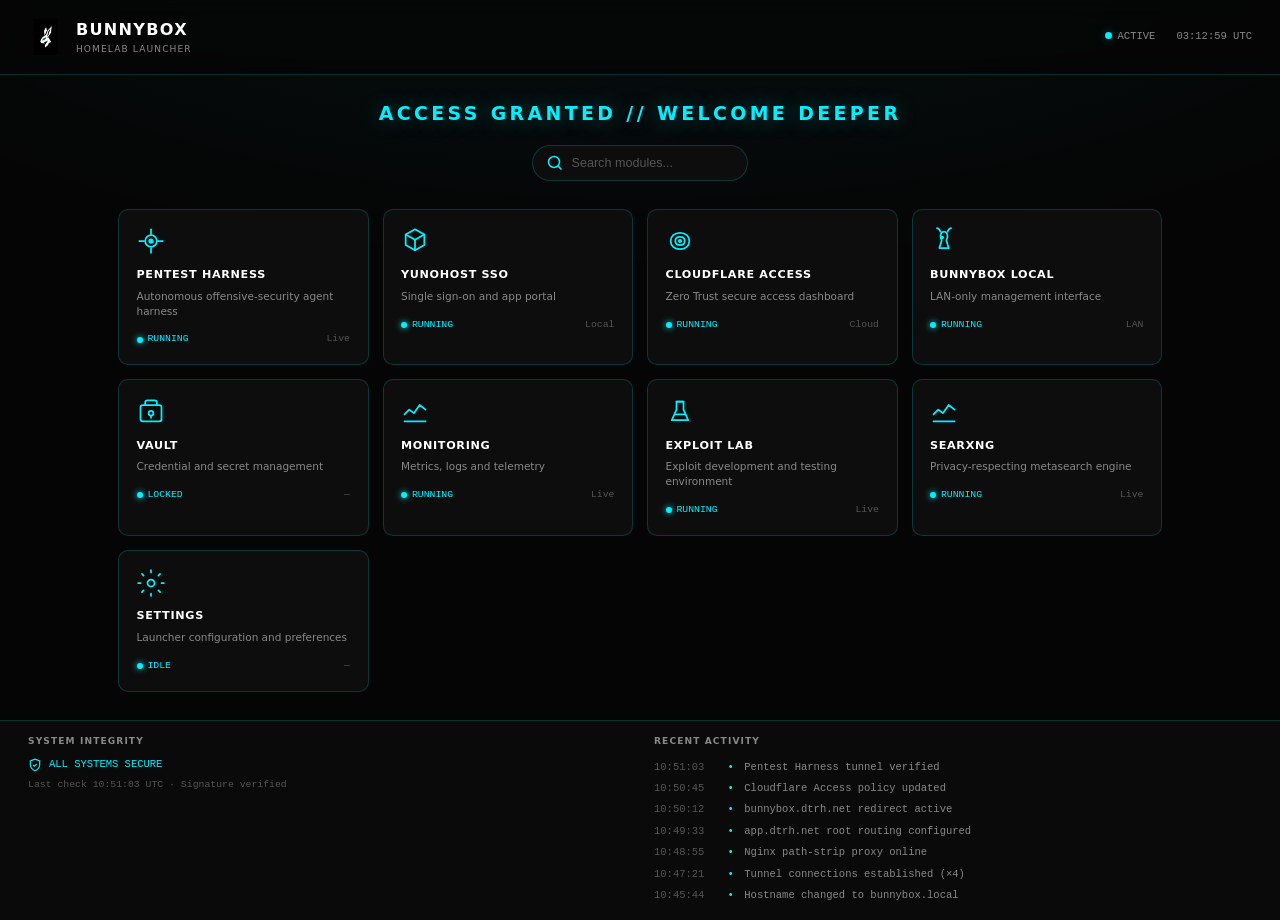
<file: launcher/index.html>
<!DOCTYPE html>
<html lang="en">
<head>
  <meta charset="UTF-8" />
  <meta name="viewport" content="width=device-width, initial-scale=1.0" />
  <meta name="theme-color" content="#050505" />
  <meta name="description" content="BunnyBox — Homelab Launcher" />
  <meta property="og:title" content="BunnyBox \u2014 Homelab Launcher" />
  <meta property="og:description" content="BunnyBox \u2014 Homelab Launcher" />
  <meta property="og:type" content="website" />
  <meta property="og:url" content="https://bunnybox.dtrh.net/" />
  <meta property="og:image" content="https://bunnybox.dtrh.net/assets/images/launcher.jpg" />
  <meta name="twitter:card" content="summary_large_image" />
  <meta name="twitter:image" content="https://bunnybox.dtrh.net/assets/images/launcher.jpg" />
  <title>BunnyBox — Homelab Launcher</title>
  <link rel="icon" type="image/png" href="assets/logo/bunnybox-logo-32.png" />
  <link rel="apple-touch-icon" href="assets/logo/bunnybox-logo-192.png" />
  <link rel="manifest" href="manifest.json" />
  <link rel="stylesheet" href="css/bunnybox.css" />
  <style>
    /* Inline SVG icons for the launcher */
    .icon { width: 28px; height: 28px; }
  </style>
</head>
<body>
  <div class="bb-app">

    <!-- Header -->
    <header class="bb-header">
      <div class="bb-brand">
        <img src="assets/logo/bunnybox-logo-64.png" alt="BunnyBox" class="bb-logo" />
        <div class="bb-brand-text">
          <div class="bb-brand-name">BunnyBox</div>
          <div class="bb-brand-sub">Homelab Launcher</div>
        </div>
      </div>
      <div class="bb-header-right">
        <span><span class="bb-status-dot"></span>ACTIVE</span>
        <span class="bb-mono" id="bb-clock">--:--:-- UTC</span>
      </div>
    </header>

    <!-- Access banner -->
    <div class="bb-access">
      <div class="bb-access-title">Access Granted // Welcome Deeper</div>
    </div>

    <!-- Search -->
    <div class="bb-search-wrap">
      <input type="search" class="bb-search" id="bb-search" placeholder="Search modules..." autocomplete="off" />
    </div>

    <!-- App grid -->
    <main class="bb-grid" id="bb-grid">
      <!-- Cards will be rendered by JS -->
    </main>

    <!-- Footer status -->
    <footer class="bb-footer">
      <div class="bb-footer-section">
        <h4>System Integrity</h4>
        <div class="bb-integrity">
          <svg width="14" height="14" viewBox="0 0 24 24" fill="none" stroke="currentColor" stroke-width="2">
            <path d="M12 22s8-4 8-10V5l-8-3-8 3v7c0 6 8 10 8 10z"/>
            <path d="M9 12l2 2 4-4"/>
          </svg>
          ALL SYSTEMS SECURE
        </div>
        <div style="margin-top:0.4rem;color:var(--bb-text-dim);font-family:var(--bb-mono);font-size:0.7rem;">
          Last check <span id="bb-last-check">--:--:--</span> UTC · Signature verified
        </div>
      </div>

      <div class="bb-footer-section">
        <h4>Recent Activity</h4>
        <ul class="bb-activity-list" id="bb-activity">
          <li><span class="time">--:--:--</span> <span class="dot">•</span> Initializing...</li>
        </ul>
      </div>
    </footer>

  </div>

  <script src="js/launcher.js"></script>
</body>
</html>
</file>
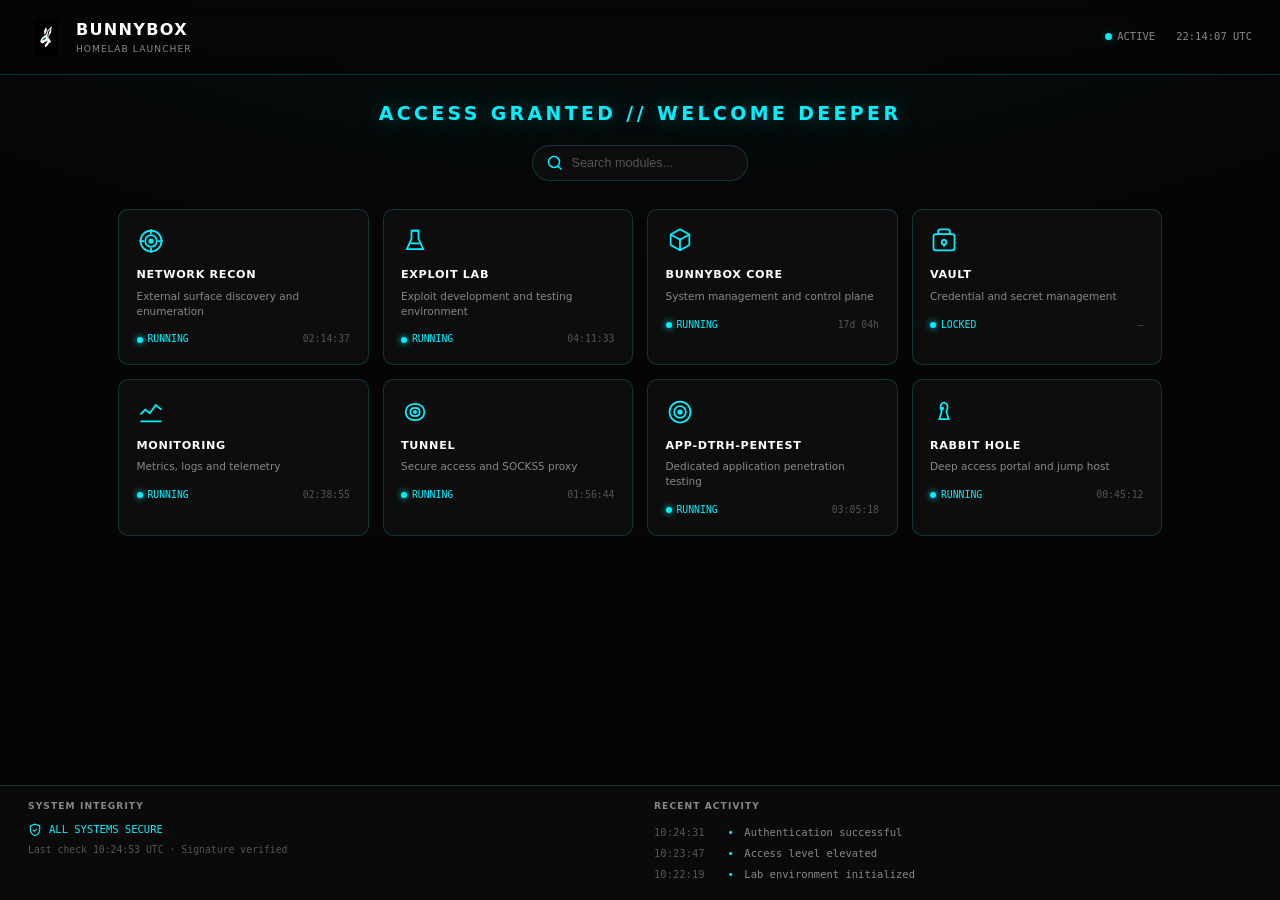
<file: assets/bunnybox/bunnybox-assets/demo/index.html>
<!DOCTYPE html>
<html lang="en">
<head>
  <meta charset="UTF-8" />
  <meta name="viewport" content="width=device-width, initial-scale=1.0" />
  <title>BunnyBox — Homelab Launcher</title>
  <link rel="icon" type="image/png" href="../logo/bunnybox-logo-32.png" />
  <link rel="stylesheet" href="../css/bunnybox.css" />
  <style>
    /* Inline SVG icons for the demo (same as /icons) */
    .icon { width: 28px; height: 28px; }
  </style>
</head>
<body>
  <div class="bb-app">

    <!-- Header -->
    <header class="bb-header">
      <div class="bb-brand">
        <img src="../logo/bunnybox-logo-64.png" alt="BunnyBox" class="bb-logo" />
        <div class="bb-brand-text">
          <div class="bb-brand-name">BunnyBox</div>
          <div class="bb-brand-sub">Homelab Launcher</div>
        </div>
      </div>
      <div class="bb-header-right">
        <span><span class="bb-status-dot"></span>ACTIVE</span>
        <span class="bb-mono">22:14:07 UTC</span>
      </div>
    </header>

    <!-- Access banner -->
    <div class="bb-access">
      <div class="bb-access-title">Access Granted // Welcome Deeper</div>
    </div>

    <!-- Search -->
    <div class="bb-search-wrap">
      <input type="search" class="bb-search" placeholder="Search modules..." />
    </div>

    <!-- App grid -->
    <main class="bb-grid">

      <article class="bb-card" onclick="location.href='#'">
        <div class="bb-card-icon">
          <svg class="icon" viewBox="0 0 24 24" fill="none" stroke="#00F0FF" stroke-width="1.5">
            <circle cx="12" cy="12" r="9"/><circle cx="12" cy="12" r="5"/>
            <circle cx="12" cy="12" r="1.5" fill="#00F0FF"/>
            <line x1="12" y1="2" x2="12" y2="6"/><line x1="12" y1="18" x2="12" y2="22"/>
            <line x1="2" y1="12" x2="6" y2="12"/><line x1="18" y1="12" x2="22" y2="12"/>
          </svg>
        </div>
        <h3 class="bb-card-title">Network Recon</h3>
        <p class="bb-card-desc">External surface discovery and enumeration</p>
        <div class="bb-card-meta">
          <span class="bb-status">RUNNING</span>
          <span class="bb-uptime">02:14:37</span>
        </div>
      </article>

      <article class="bb-card">
        <div class="bb-card-icon">
          <svg class="icon" viewBox="0 0 24 24" fill="none" stroke="#00F0FF" stroke-width="1.5">
            <path d="M9 3h6v7l4 9H5l4-9V3z"/><line x1="9" y1="3" x2="15" y2="3"/><path d="M8 14h8"/>
          </svg>
        </div>
        <h3 class="bb-card-title">Exploit Lab</h3>
        <p class="bb-card-desc">Exploit development and testing environment</p>
        <div class="bb-card-meta">
          <span class="bb-status">RUNNING</span>
          <span class="bb-uptime">04:11:33</span>
        </div>
      </article>

      <article class="bb-card">
        <div class="bb-card-icon">
          <svg class="icon" viewBox="0 0 24 24" fill="none" stroke="#00F0FF" stroke-width="1.5">
            <path d="M12 2l8 4.5v9L12 20l-8-4.5v-9L12 2z"/>
            <path d="M12 11l8-4.5"/><path d="M12 11v9"/><path d="M12 11L4 6.5"/>
          </svg>
        </div>
        <h3 class="bb-card-title">BunnyBox Core</h3>
        <p class="bb-card-desc">System management and control plane</p>
        <div class="bb-card-meta">
          <span class="bb-status">RUNNING</span>
          <span class="bb-uptime">17d 04h</span>
        </div>
      </article>

      <article class="bb-card">
        <div class="bb-card-icon">
          <svg class="icon" viewBox="0 0 24 24" fill="none" stroke="#00F0FF" stroke-width="1.5">
            <rect x="3" y="6" width="18" height="14" rx="2"/>
            <path d="M7 6V4a2 2 0 0 1 2-2h6a2 2 0 0 1 2 2v2"/>
            <circle cx="12" cy="13" r="2"/><path d="M12 15v2"/>
          </svg>
        </div>
        <h3 class="bb-card-title">Vault</h3>
        <p class="bb-card-desc">Credential and secret management</p>
        <div class="bb-card-meta">
          <span class="bb-status">LOCKED</span>
          <span class="bb-uptime">—</span>
        </div>
      </article>

      <article class="bb-card">
        <div class="bb-card-icon">
          <svg class="icon" viewBox="0 0 24 24" fill="none" stroke="#00F0FF" stroke-width="1.5">
            <polyline points="3 14 7 10 11 13 16 6 21 10"/>
            <line x1="3" y1="20" x2="21" y2="20"/>
          </svg>
        </div>
        <h3 class="bb-card-title">Monitoring</h3>
        <p class="bb-card-desc">Metrics, logs and telemetry</p>
        <div class="bb-card-meta">
          <span class="bb-status">RUNNING</span>
          <span class="bb-uptime">02:38:55</span>
        </div>
      </article>

      <article class="bb-card">
        <div class="bb-card-icon">
          <svg class="icon" viewBox="0 0 24 24" fill="none" stroke="#00F0FF" stroke-width="1.5">
            <path d="M4 12c0-4 3-7 8-7s8 3 8 7-3 7-8 7-8-3-8-7z"/>
            <path d="M8 12c0-2 1.5-3.5 4-3.5s4 1.5 4 3.5-1.5 3.5-4 3.5-4-1.5-4-3.5z"/>
            <circle cx="12" cy="12" r="1" fill="#00F0FF"/>
          </svg>
        </div>
        <h3 class="bb-card-title">Tunnel</h3>
        <p class="bb-card-desc">Secure access and SOCKS5 proxy</p>
        <div class="bb-card-meta">
          <span class="bb-status">RUNNING</span>
          <span class="bb-uptime">01:56:44</span>
        </div>
      </article>

      <article class="bb-card">
        <div class="bb-card-icon">
          <svg class="icon" viewBox="0 0 24 24" fill="none" stroke="#00F0FF" stroke-width="1.5">
            <circle cx="12" cy="12" r="9"/><circle cx="12" cy="12" r="5"/>
            <circle cx="12" cy="12" r="1.5" fill="#00F0FF"/>
          </svg>
        </div>
        <h3 class="bb-card-title">app-dtrh-pentest</h3>
        <p class="bb-card-desc">Dedicated application penetration testing</p>
        <div class="bb-card-meta">
          <span class="bb-status">RUNNING</span>
          <span class="bb-uptime">03:05:18</span>
        </div>
      </article>

      <article class="bb-card">
        <div class="bb-card-icon">
          <svg class="icon" viewBox="0 0 24 24" fill="none" stroke="#00F0FF" stroke-width="1.5">
            <path d="M12 4c-1.5 0-3 1.5-3 4 0 1.5.5 2.5 1 3.5L8 18h8l-2-6.5c.5-1 1-2 1-3.5 0-2.5-1.5-4-3-4z"/>
            <circle cx="10.5" cy="9" r="0.8" fill="#00F0FF"/>
          </svg>
        </div>
        <h3 class="bb-card-title">Rabbit Hole</h3>
        <p class="bb-card-desc">Deep access portal and jump host</p>
        <div class="bb-card-meta">
          <span class="bb-status">RUNNING</span>
          <span class="bb-uptime">00:45:12</span>
        </div>
      </article>

    </main>

    <!-- Footer status -->
    <footer class="bb-footer">
      <div class="bb-footer-section">
        <h4>System Integrity</h4>
        <div class="bb-integrity">
          <svg width="14" height="14" viewBox="0 0 24 24" fill="none" stroke="currentColor" stroke-width="2">
            <path d="M12 22s8-4 8-10V5l-8-3-8 3v7c0 6 8 10 8 10z"/>
            <path d="M9 12l2 2 4-4"/>
          </svg>
          ALL SYSTEMS SECURE
        </div>
        <div style="margin-top:0.4rem;color:var(--bb-text-dim);font-family:var(--bb-mono);font-size:0.7rem;">
          Last check 10:24:53 UTC · Signature verified
        </div>
      </div>

      <div class="bb-footer-section">
        <h4>Recent Activity</h4>
        <ul class="bb-activity-list">
          <li><span class="time">10:24:31</span> <span class="dot">•</span> Authentication successful</li>
          <li><span class="time">10:23:47</span> <span class="dot">•</span> Access level elevated</li>
          <li><span class="time">10:22:19</span> <span class="dot">•</span> Lab environment initialized</li>
        </ul>
      </div>
    </footer>

  </div>
</body>
</html>
</file>
<file: launcher/css/bunnybox.css>
/* ============================================================
   BunnyBox Homelab Launcher — Dark Minimal Theme
   Pure Black + Cyan aesthetic
   ============================================================ */

:root {
  /* Core palette */
  --bb-bg:            #050505;
  --bb-bg-elevated:   #0a0a0a;
  --bb-bg-card:       #0d0d0d;
  --bb-bg-hover:      #121212;
  
  --bb-cyan:          #00F0FF;
  --bb-cyan-dim:      rgba(0, 240, 255, 0.15);
  --bb-cyan-glow:     rgba(0, 240, 255, 0.35);
  
  --bb-white:         #ffffff;
  --bb-text:          #e0e0e0;
  --bb-text-muted:    #888888;
  --bb-text-dim:      #555555;
  
  --bb-border:        rgba(0, 240, 255, 0.18);
  --bb-border-strong: rgba(0, 240, 255, 0.45);
  
  --bb-success:       #00F0FF;
  --bb-warning:       #FFB800;
  --bb-danger:        #FF3366;
  
  --bb-radius:        10px;
  --bb-radius-sm:     6px;
  --bb-transition:    180ms cubic-bezier(0.4, 0, 0.2, 1);
  
  --bb-font:          'Inter', 'SF Pro Display', -apple-system, BlinkMacSystemFont, 'Segoe UI', system-ui, sans-serif;
  --bb-mono:          'JetBrains Mono', 'SF Mono', 'Fira Code', ui-monospace, monospace;
}

/* Reset & base */
*, *::before, *::after {
  box-sizing: border-box;
  margin: 0;
  padding: 0;
}

html, body {
  height: 100%;
  background: var(--bb-bg);
  color: var(--bb-text);
  font-family: var(--bb-font);
  font-size: 14px;
  line-height: 1.5;
  -webkit-font-smoothing: antialiased;
}

/* Layout */
.bb-app {
  min-height: 100vh;
  display: flex;
  flex-direction: column;
  background: 
    radial-gradient(ellipse 80% 50% at 50% -20%, rgba(0, 240, 255, 0.06), transparent),
    var(--bb-bg);
}

/* Header */
.bb-header {
  display: flex;
  align-items: center;
  justify-content: space-between;
  padding: 1.25rem 2rem;
  border-bottom: 1px solid var(--bb-border);
  background: rgba(5, 5, 5, 0.8);
  backdrop-filter: blur(12px);
}

.bb-brand {
  display: flex;
  align-items: center;
  gap: 0.85rem;
}

.bb-logo {
  width: 36px;
  height: 36px;
  object-fit: contain;
}

.bb-brand-text {
  display: flex;
  flex-direction: column;
  gap: 1px;
}

.bb-brand-name {
  font-size: 1.15rem;
  font-weight: 700;
  letter-spacing: 0.08em;
  color: var(--bb-white);
  text-transform: uppercase;
}

.bb-brand-sub {
  font-size: 0.65rem;
  letter-spacing: 0.12em;
  color: var(--bb-text-muted);
  text-transform: uppercase;
}

.bb-header-right {
  display: flex;
  align-items: center;
  gap: 1.5rem;
  font-family: var(--bb-mono);
  font-size: 0.75rem;
  color: var(--bb-text-muted);
}

.bb-status-dot {
  display: inline-block;
  width: 7px;
  height: 7px;
  border-radius: 50%;
  background: var(--bb-cyan);
  box-shadow: 0 0 8px var(--bb-cyan-glow);
  margin-right: 0.4rem;
}

/* Access banner */
.bb-access {
  text-align: center;
  padding: 1.75rem 1rem 1.25rem;
}

.bb-access-title {
  font-size: 1.35rem;
  font-weight: 600;
  letter-spacing: 0.18em;
  color: var(--bb-cyan);
  text-transform: uppercase;
  text-shadow: 0 0 20px var(--bb-cyan-glow);
}

/* Search */
.bb-search-wrap {
  max-width: 480px;
  margin: 0 auto 2rem;
  padding: 0 1.5rem;
}

.bb-search {
  width: 100%;
  background: var(--bb-bg-card);
  border: 1px solid var(--bb-border);
  border-radius: 999px;
  padding: 0.7rem 1.25rem 0.7rem 2.75rem;
  color: var(--bb-text);
  font-size: 0.9rem;
  outline: none;
  transition: border-color var(--bb-transition), box-shadow var(--bb-transition);
  background-image: url("data:image/svg+xml,%3Csvg xmlns='http://www.w3.org/2000/svg' width='16' height='16' fill='none' stroke='%2300F0FF' stroke-width='1.5'%3E%3Ccircle cx='7' cy='7' r='5.5'/%3E%3Cpath d='M11 11l3.5 3.5'/%3E%3C/svg%3E");
  background-repeat: no-repeat;
  background-position: 1rem center;
}

.bb-search::placeholder {
  color: var(--bb-text-dim);
}

.bb-search:focus {
  border-color: var(--bb-border-strong);
  box-shadow: 0 0 0 3px var(--bb-cyan-dim);
}

/* App grid */
.bb-grid {
  display: grid;
  grid-template-columns: repeat(auto-fill, minmax(220px, 1fr));
  gap: 1rem;
  padding: 0 2rem 2rem;
  max-width: 1100px;
  margin: 0 auto;
  width: 100%;
}

/* App card */
.bb-card {
  position: relative;
  background: var(--bb-bg-card);
  border: 1px solid var(--bb-border);
  border-radius: var(--bb-radius);
  padding: 1.25rem;
  cursor: pointer;
  transition: 
    transform var(--bb-transition),
    border-color var(--bb-transition),
    background var(--bb-transition),
    box-shadow var(--bb-transition);
  overflow: hidden;
}

.bb-card::before {
  content: '';
  position: absolute;
  inset: 0;
  background: linear-gradient(135deg, var(--bb-cyan-dim), transparent 60%);
  opacity: 0;
  transition: opacity var(--bb-transition);
  pointer-events: none;
}

.bb-card:hover {
  transform: translateY(-3px);
  border-color: var(--bb-border-strong);
  background: var(--bb-bg-hover);
  box-shadow: 0 8px 24px rgba(0, 0, 0, 0.4), 0 0 20px var(--bb-cyan-dim);
}

.bb-card:hover::before {
  opacity: 1;
}

.bb-card-icon {
  width: 28px;
  height: 28px;
  margin-bottom: 0.85rem;
  color: var(--bb-cyan);
}

.bb-card-icon svg {
  width: 100%;
  height: 100%;
}

.bb-card-title {
  font-size: 0.8rem;
  font-weight: 600;
  letter-spacing: 0.06em;
  text-transform: uppercase;
  color: var(--bb-white);
  margin-bottom: 0.35rem;
}

.bb-card-desc {
  font-size: 0.75rem;
  color: var(--bb-text-muted);
  line-height: 1.4;
  margin-bottom: 1rem;
}

.bb-card-meta {
  display: flex;
  align-items: center;
  justify-content: space-between;
  font-family: var(--bb-mono);
  font-size: 0.7rem;
}

.bb-status {
  display: flex;
  align-items: center;
  gap: 0.35rem;
  color: var(--bb-cyan);
}

.bb-status::before {
  content: '';
  width: 6px;
  height: 6px;
  border-radius: 50%;
  background: currentColor;
  box-shadow: 0 0 6px currentColor;
}

.bb-uptime {
  color: var(--bb-text-dim);
}

/* Bottom status bar */
.bb-footer {
  margin-top: auto;
  border-top: 1px solid var(--bb-border);
  background: var(--bb-bg-elevated);
  padding: 1rem 2rem;
  display: grid;
  grid-template-columns: 1fr 1fr;
  gap: 2rem;
  font-size: 0.75rem;
}

.bb-footer-section h4 {
  font-size: 0.65rem;
  letter-spacing: 0.12em;
  text-transform: uppercase;
  color: var(--bb-text-muted);
  margin-bottom: 0.6rem;
}

.bb-integrity {
  display: flex;
  align-items: center;
  gap: 0.5rem;
  color: var(--bb-cyan);
  font-family: var(--bb-mono);
}

.bb-activity-list {
  list-style: none;
  font-family: var(--bb-mono);
  color: var(--bb-text-muted);
}

.bb-activity-list li {
  display: flex;
  gap: 0.75rem;
  padding: 0.2rem 0;
}

.bb-activity-list .time {
  color: var(--bb-text-dim);
  min-width: 4.5rem;
}

.bb-activity-list .dot {
  color: var(--bb-cyan);
}

/* Utility */
.bb-mono {
  font-family: var(--bb-mono);
}

/* Responsive */
@media (max-width: 700px) {
  .bb-header {
    padding: 1rem;
  }
  
  .bb-grid {
    padding: 0 1rem 1.5rem;
    grid-template-columns: 1fr 1fr;
  }
  
  .bb-footer {
    grid-template-columns: 1fr;
    gap: 1.25rem;
    padding: 1rem;
  }
}
</file>
<file: assets/bunnybox/bunnybox-assets/css/bunnybox.css>
/* ============================================================
   BunnyBox Homelab Launcher — Dark Minimal Theme
   Pure Black + Cyan aesthetic
   ============================================================ */

:root {
  /* Core palette */
  --bb-bg:            #050505;
  --bb-bg-elevated:   #0a0a0a;
  --bb-bg-card:       #0d0d0d;
  --bb-bg-hover:      #121212;
  
  --bb-cyan:          #00F0FF;
  --bb-cyan-dim:      rgba(0, 240, 255, 0.15);
  --bb-cyan-glow:     rgba(0, 240, 255, 0.35);
  
  --bb-white:         #ffffff;
  --bb-text:          #e0e0e0;
  --bb-text-muted:    #888888;
  --bb-text-dim:      #555555;
  
  --bb-border:        rgba(0, 240, 255, 0.18);
  --bb-border-strong: rgba(0, 240, 255, 0.45);
  
  --bb-success:       #00F0FF;
  --bb-warning:       #FFB800;
  --bb-danger:        #FF3366;
  
  --bb-radius:        10px;
  --bb-radius-sm:     6px;
  --bb-transition:    180ms cubic-bezier(0.4, 0, 0.2, 1);
  
  --bb-font:          'Inter', 'SF Pro Display', -apple-system, BlinkMacSystemFont, 'Segoe UI', system-ui, sans-serif;
  --bb-mono:          'JetBrains Mono', 'SF Mono', 'Fira Code', ui-monospace, monospace;
}

/* Reset & base */
*, *::before, *::after {
  box-sizing: border-box;
  margin: 0;
  padding: 0;
}

html, body {
  height: 100%;
  background: var(--bb-bg);
  color: var(--bb-text);
  font-family: var(--bb-font);
  font-size: 14px;
  line-height: 1.5;
  -webkit-font-smoothing: antialiased;
}

/* Layout */
.bb-app {
  min-height: 100vh;
  display: flex;
  flex-direction: column;
  background: 
    radial-gradient(ellipse 80% 50% at 50% -20%, rgba(0, 240, 255, 0.06), transparent),
    var(--bb-bg);
}

/* Header */
.bb-header {
  display: flex;
  align-items: center;
  justify-content: space-between;
  padding: 1.25rem 2rem;
  border-bottom: 1px solid var(--bb-border);
  background: rgba(5, 5, 5, 0.8);
  backdrop-filter: blur(12px);
}

.bb-brand {
  display: flex;
  align-items: center;
  gap: 0.85rem;
}

.bb-logo {
  width: 36px;
  height: 36px;
  object-fit: contain;
}

.bb-brand-text {
  display: flex;
  flex-direction: column;
  gap: 1px;
}

.bb-brand-name {
  font-size: 1.15rem;
  font-weight: 700;
  letter-spacing: 0.08em;
  color: var(--bb-white);
  text-transform: uppercase;
}

.bb-brand-sub {
  font-size: 0.65rem;
  letter-spacing: 0.12em;
  color: var(--bb-text-muted);
  text-transform: uppercase;
}

.bb-header-right {
  display: flex;
  align-items: center;
  gap: 1.5rem;
  font-family: var(--bb-mono);
  font-size: 0.75rem;
  color: var(--bb-text-muted);
}

.bb-status-dot {
  display: inline-block;
  width: 7px;
  height: 7px;
  border-radius: 50%;
  background: var(--bb-cyan);
  box-shadow: 0 0 8px var(--bb-cyan-glow);
  margin-right: 0.4rem;
}

/* Access banner */
.bb-access {
  text-align: center;
  padding: 1.75rem 1rem 1.25rem;
}

.bb-access-title {
  font-size: 1.35rem;
  font-weight: 600;
  letter-spacing: 0.18em;
  color: var(--bb-cyan);
  text-transform: uppercase;
  text-shadow: 0 0 20px var(--bb-cyan-glow);
}

/* Search */
.bb-search-wrap {
  max-width: 480px;
  margin: 0 auto 2rem;
  padding: 0 1.5rem;
}

.bb-search {
  width: 100%;
  background: var(--bb-bg-card);
  border: 1px solid var(--bb-border);
  border-radius: 999px;
  padding: 0.7rem 1.25rem 0.7rem 2.75rem;
  color: var(--bb-text);
  font-size: 0.9rem;
  outline: none;
  transition: border-color var(--bb-transition), box-shadow var(--bb-transition);
  background-image: url("data:image/svg+xml,%3Csvg xmlns='http://www.w3.org/2000/svg' width='16' height='16' fill='none' stroke='%2300F0FF' stroke-width='1.5'%3E%3Ccircle cx='7' cy='7' r='5.5'/%3E%3Cpath d='M11 11l3.5 3.5'/%3E%3C/svg%3E");
  background-repeat: no-repeat;
  background-position: 1rem center;
}

.bb-search::placeholder {
  color: var(--bb-text-dim);
}

.bb-search:focus {
  border-color: var(--bb-border-strong);
  box-shadow: 0 0 0 3px var(--bb-cyan-dim);
}

/* App grid */
.bb-grid {
  display: grid;
  grid-template-columns: repeat(auto-fill, minmax(220px, 1fr));
  gap: 1rem;
  padding: 0 2rem 2rem;
  max-width: 1100px;
  margin: 0 auto;
  width: 100%;
}

/* App card */
.bb-card {
  position: relative;
  background: var(--bb-bg-card);
  border: 1px solid var(--bb-border);
  border-radius: var(--bb-radius);
  padding: 1.25rem;
  cursor: pointer;
  transition: 
    transform var(--bb-transition),
    border-color var(--bb-transition),
    background var(--bb-transition),
    box-shadow var(--bb-transition);
  overflow: hidden;
}

.bb-card::before {
  content: '';
  position: absolute;
  inset: 0;
  background: linear-gradient(135deg, var(--bb-cyan-dim), transparent 60%);
  opacity: 0;
  transition: opacity var(--bb-transition);
  pointer-events: none;
}

.bb-card:hover {
  transform: translateY(-3px);
  border-color: var(--bb-border-strong);
  background: var(--bb-bg-hover);
  box-shadow: 0 8px 24px rgba(0, 0, 0, 0.4), 0 0 20px var(--bb-cyan-dim);
}

.bb-card:hover::before {
  opacity: 1;
}

.bb-card-icon {
  width: 28px;
  height: 28px;
  margin-bottom: 0.85rem;
  color: var(--bb-cyan);
}

.bb-card-icon svg {
  width: 100%;
  height: 100%;
}

.bb-card-title {
  font-size: 0.8rem;
  font-weight: 600;
  letter-spacing: 0.06em;
  text-transform: uppercase;
  color: var(--bb-white);
  margin-bottom: 0.35rem;
}

.bb-card-desc {
  font-size: 0.75rem;
  color: var(--bb-text-muted);
  line-height: 1.4;
  margin-bottom: 1rem;
}

.bb-card-meta {
  display: flex;
  align-items: center;
  justify-content: space-between;
  font-family: var(--bb-mono);
  font-size: 0.7rem;
}

.bb-status {
  display: flex;
  align-items: center;
  gap: 0.35rem;
  color: var(--bb-cyan);
}

.bb-status::before {
  content: '';
  width: 6px;
  height: 6px;
  border-radius: 50%;
  background: currentColor;
  box-shadow: 0 0 6px currentColor;
}

.bb-uptime {
  color: var(--bb-text-dim);
}

/* Bottom status bar */
.bb-footer {
  margin-top: auto;
  border-top: 1px solid var(--bb-border);
  background: var(--bb-bg-elevated);
  padding: 1rem 2rem;
  display: grid;
  grid-template-columns: 1fr 1fr;
  gap: 2rem;
  font-size: 0.75rem;
}

.bb-footer-section h4 {
  font-size: 0.65rem;
  letter-spacing: 0.12em;
  text-transform: uppercase;
  color: var(--bb-text-muted);
  margin-bottom: 0.6rem;
}

.bb-integrity {
  display: flex;
  align-items: center;
  gap: 0.5rem;
  color: var(--bb-cyan);
  font-family: var(--bb-mono);
}

.bb-activity-list {
  list-style: none;
  font-family: var(--bb-mono);
  color: var(--bb-text-muted);
}

.bb-activity-list li {
  display: flex;
  gap: 0.75rem;
  padding: 0.2rem 0;
}

.bb-activity-list .time {
  color: var(--bb-text-dim);
  min-width: 4.5rem;
}

.bb-activity-list .dot {
  color: var(--bb-cyan);
}

/* Utility */
.bb-mono {
  font-family: var(--bb-mono);
}

/* Responsive */
@media (max-width: 700px) {
  .bb-header {
    padding: 1rem;
  }
  
  .bb-grid {
    padding: 0 1rem 1.5rem;
    grid-template-columns: 1fr 1fr;
  }
  
  .bb-footer {
    grid-template-columns: 1fr;
    gap: 1.25rem;
    padding: 1rem;
  }
}
</file>
